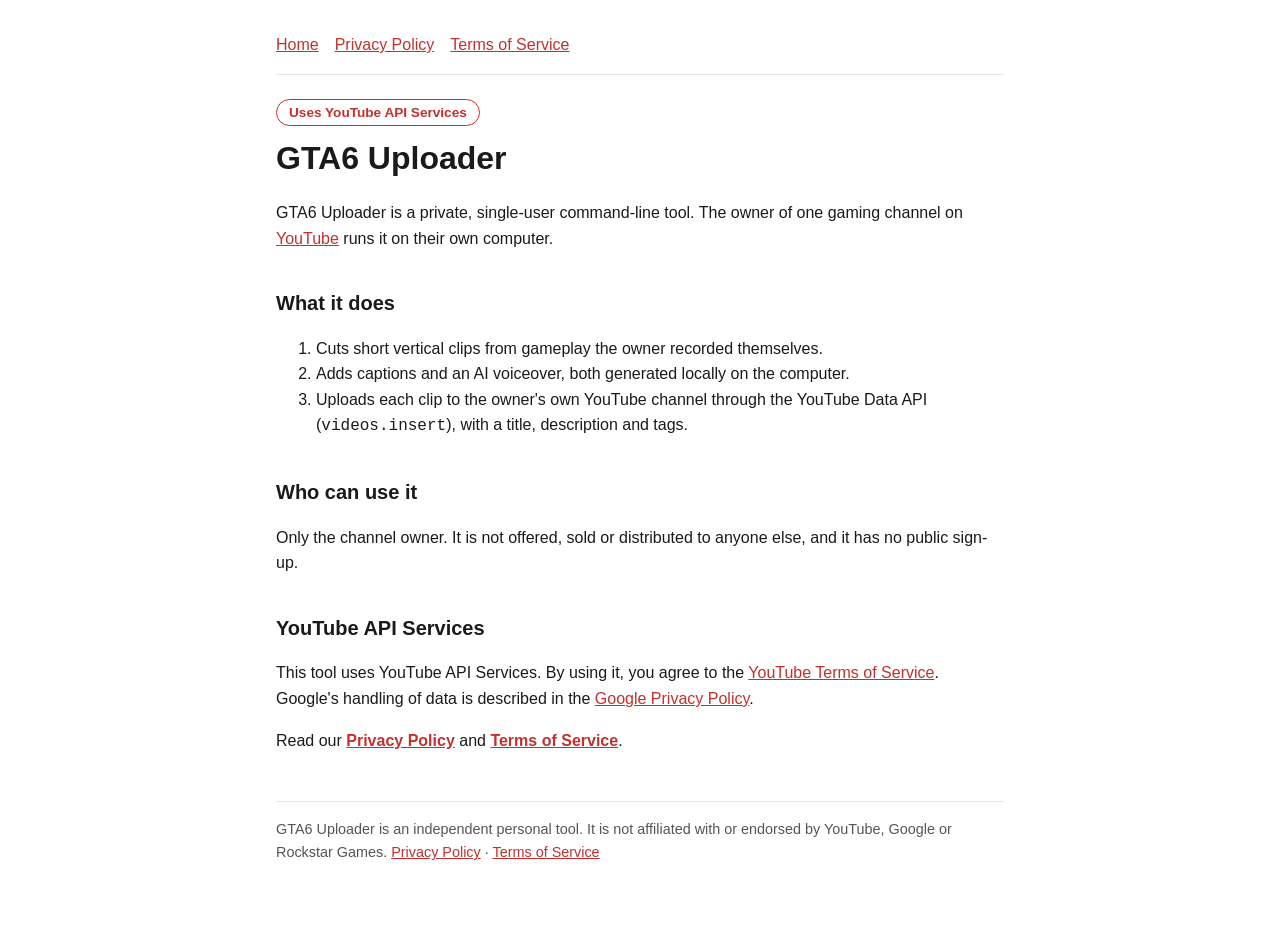
<file: index.html>
<!doctype html><html lang="en"><head><meta charset="utf-8"><meta name="viewport" content="width=device-width,initial-scale=1"><title>GTA6 Uploader</title><link rel="stylesheet" href="style.css"></head><body><main><nav><a href="./">Home</a><a href="privacy.html">Privacy Policy</a><a href="terms.html">Terms of Service</a></nav>
<span class="badge">Uses YouTube API Services</span>
<h1>GTA6 Uploader</h1>
<p>GTA6 Uploader is a private, single-user command-line tool. The owner of one gaming channel on <a href="https://www.youtube.com">YouTube</a> runs it on their own computer.</p>
<h2>What it does</h2>
<ol>
<li>Cuts short vertical clips from gameplay the owner recorded themselves.</li>
<li>Adds captions and an AI voiceover, both generated locally on the computer.</li>
<li>Uploads each clip to the owner's own YouTube channel through the YouTube Data API (<code>videos.insert</code>), with a title, description and tags.</li>
</ol>
<h2>Who can use it</h2>
<p>Only the channel owner. It is not offered, sold or distributed to anyone else, and it has no public sign-up.</p>
<h2>YouTube API Services</h2>
<p>This tool uses YouTube API Services. By using it, you agree to the <a href="https://www.youtube.com/t/terms">YouTube Terms of Service</a>. Google's handling of data is described in the <a href="https://policies.google.com/privacy">Google Privacy Policy</a>.</p>
<p>Read our <a href="privacy.html"><strong>Privacy Policy</strong></a> and <a href="terms.html"><strong>Terms of Service</strong></a>.</p>
<footer>GTA6 Uploader is an independent personal tool. It is not affiliated with or endorsed by YouTube, Google or Rockstar Games. <a href="privacy.html">Privacy Policy</a> · <a href="terms.html">Terms of Service</a></footer>
</main></body></html>
</file>
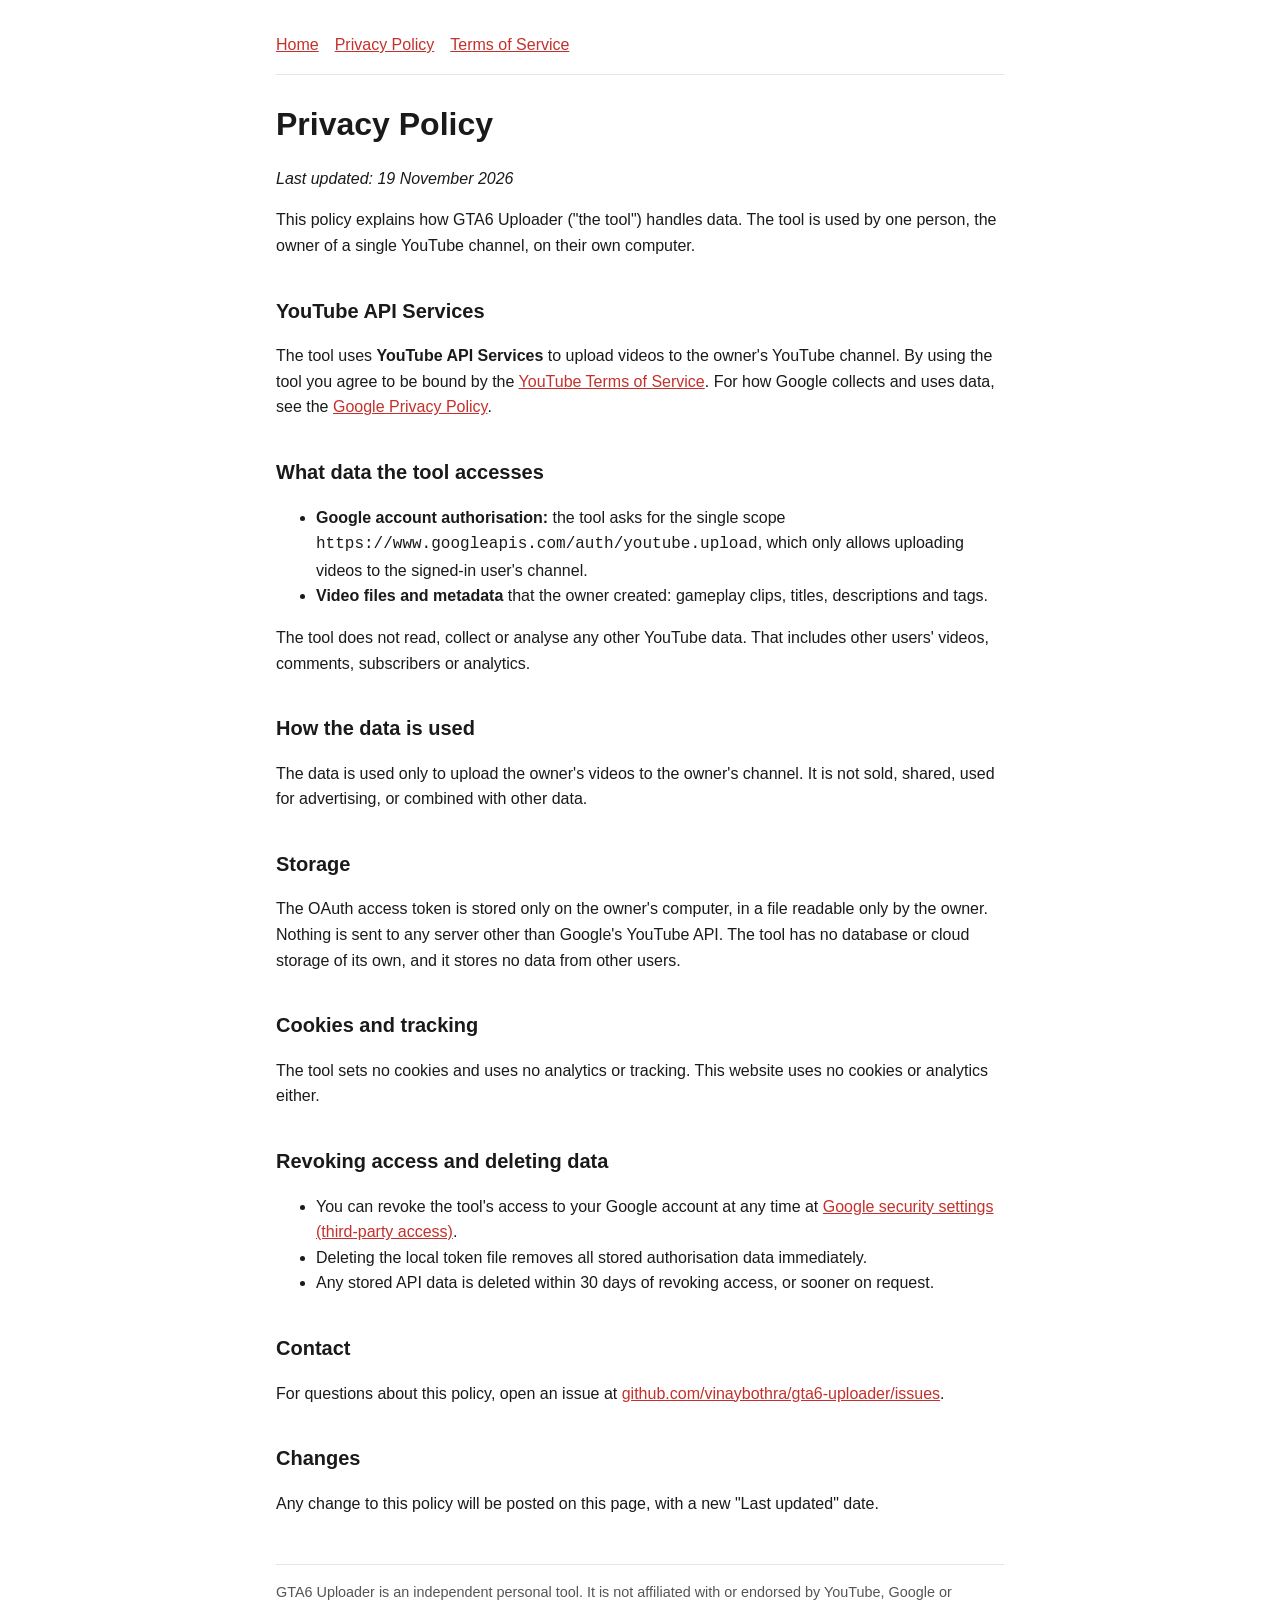
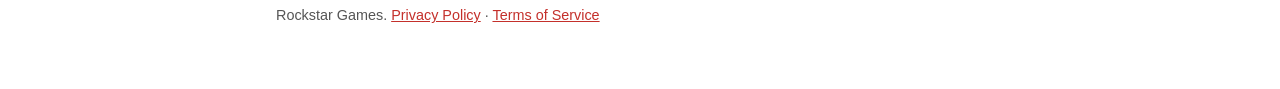
<file: privacy.html>
<!doctype html><html lang="en"><head><meta charset="utf-8"><meta name="viewport" content="width=device-width,initial-scale=1"><title>Privacy Policy – GTA6 Uploader</title><link rel="stylesheet" href="style.css"></head><body><main><nav><a href="./">Home</a><a href="privacy.html">Privacy Policy</a><a href="terms.html">Terms of Service</a></nav>
<h1>Privacy Policy</h1>
<p><em>Last updated: 19 November 2026</em></p>
<p>This policy explains how GTA6 Uploader ("the tool") handles data. The tool is used by one person, the owner of a single YouTube channel, on their own computer.</p>
<h2>YouTube API Services</h2>
<p>The tool uses <strong>YouTube API Services</strong> to upload videos to the owner's YouTube channel. By using the tool you agree to be bound by the <a href="https://www.youtube.com/t/terms">YouTube Terms of Service</a>. For how Google collects and uses data, see the <a href="https://policies.google.com/privacy">Google Privacy Policy</a>.</p>
<h2>What data the tool accesses</h2>
<ul>
<li><strong>Google account authorisation:</strong> the tool asks for the single scope <code>https://www.googleapis.com/auth/youtube.upload</code>, which only allows uploading videos to the signed-in user's channel.</li>
<li><strong>Video files and metadata</strong> that the owner created: gameplay clips, titles, descriptions and tags.</li>
</ul>
<p>The tool does not read, collect or analyse any other YouTube data. That includes other users' videos, comments, subscribers or analytics.</p>
<h2>How the data is used</h2>
<p>The data is used only to upload the owner's videos to the owner's channel. It is not sold, shared, used for advertising, or combined with other data.</p>
<h2>Storage</h2>
<p>The OAuth access token is stored only on the owner's computer, in a file readable only by the owner. Nothing is sent to any server other than Google's YouTube API. The tool has no database or cloud storage of its own, and it stores no data from other users.</p>
<h2>Cookies and tracking</h2>
<p>The tool sets no cookies and uses no analytics or tracking. This website uses no cookies or analytics either.</p>
<h2>Revoking access and deleting data</h2>
<ul>
<li>You can revoke the tool's access to your Google account at any time at <a href="https://myaccount.google.com/permissions">Google security settings (third-party access)</a>.</li>
<li>Deleting the local token file removes all stored authorisation data immediately.</li>
<li>Any stored API data is deleted within 30 days of revoking access, or sooner on request.</li>
</ul>
<h2>Contact</h2>
<p>For questions about this policy, open an issue at <a href="https://github.com/vinaybothra/gta6-uploader/issues">github.com/vinaybothra/gta6-uploader/issues</a>.</p>
<h2>Changes</h2>
<p>Any change to this policy will be posted on this page, with a new "Last updated" date.</p>
<footer>GTA6 Uploader is an independent personal tool. It is not affiliated with or endorsed by YouTube, Google or Rockstar Games. <a href="privacy.html">Privacy Policy</a> · <a href="terms.html">Terms of Service</a></footer>
</main></body></html>
</file>
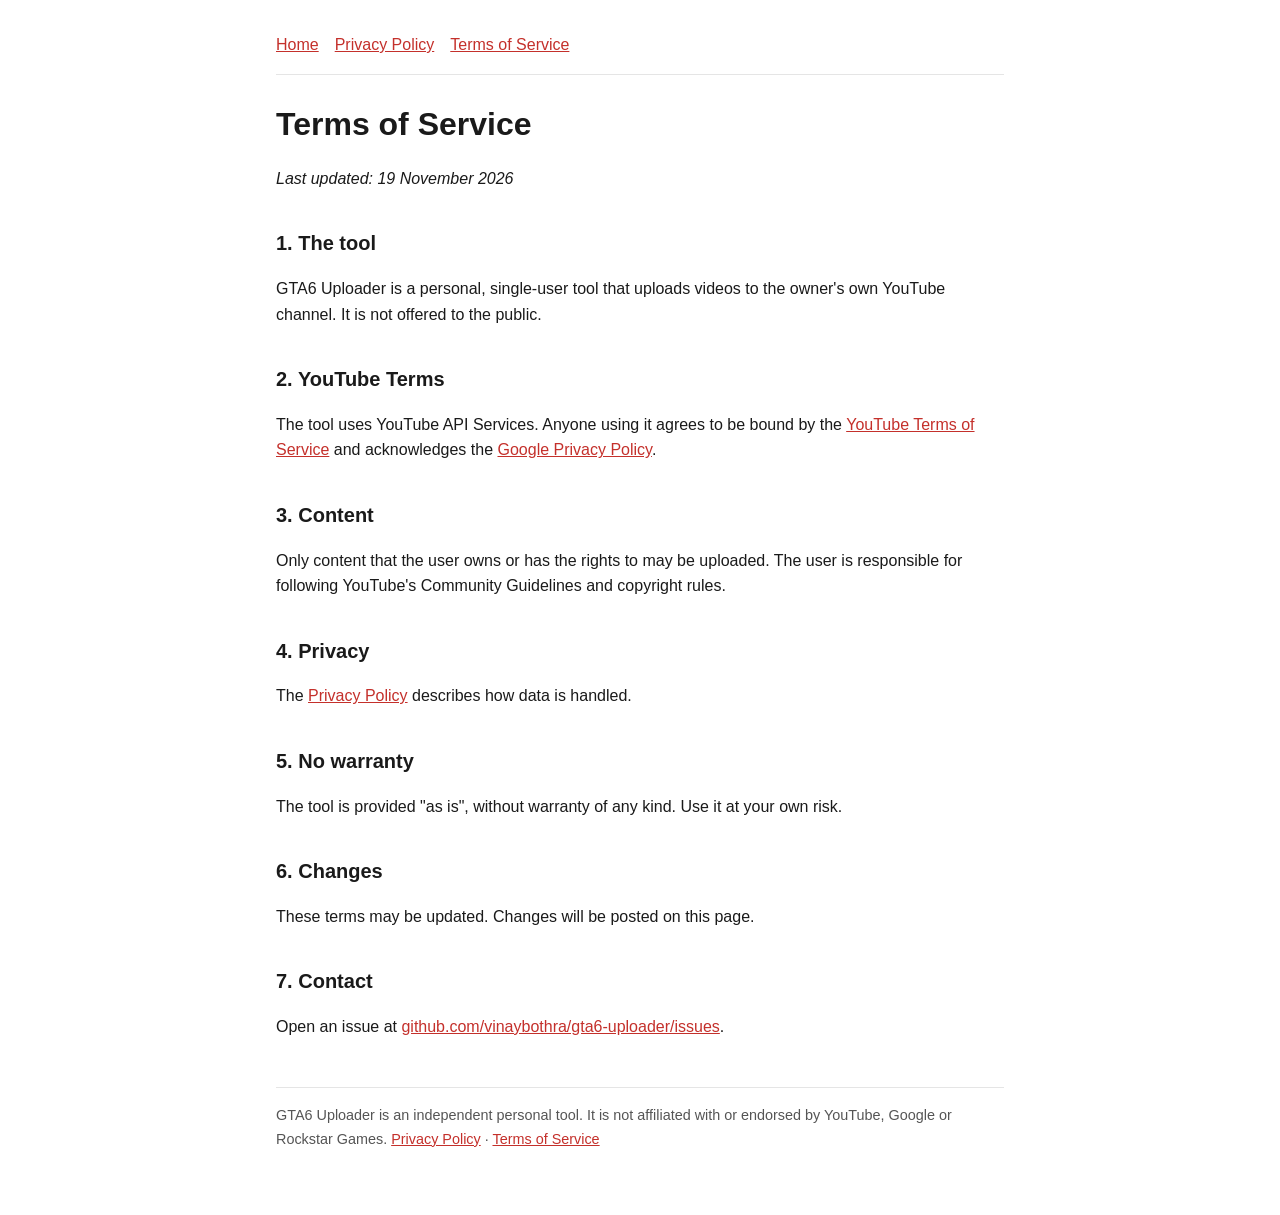
<file: terms.html>
<!doctype html><html lang="en"><head><meta charset="utf-8"><meta name="viewport" content="width=device-width,initial-scale=1"><title>Terms of Service – GTA6 Uploader</title><link rel="stylesheet" href="style.css"></head><body><main><nav><a href="./">Home</a><a href="privacy.html">Privacy Policy</a><a href="terms.html">Terms of Service</a></nav>
<h1>Terms of Service</h1>
<p><em>Last updated: 19 November 2026</em></p>
<h2>1. The tool</h2>
<p>GTA6 Uploader is a personal, single-user tool that uploads videos to the owner's own YouTube channel. It is not offered to the public.</p>
<h2>2. YouTube Terms</h2>
<p>The tool uses YouTube API Services. Anyone using it agrees to be bound by the <a href="https://www.youtube.com/t/terms">YouTube Terms of Service</a> and acknowledges the <a href="https://policies.google.com/privacy">Google Privacy Policy</a>.</p>
<h2>3. Content</h2>
<p>Only content that the user owns or has the rights to may be uploaded. The user is responsible for following YouTube's Community Guidelines and copyright rules.</p>
<h2>4. Privacy</h2>
<p>The <a href="privacy.html">Privacy Policy</a> describes how data is handled.</p>
<h2>5. No warranty</h2>
<p>The tool is provided "as is", without warranty of any kind. Use it at your own risk.</p>
<h2>6. Changes</h2>
<p>These terms may be updated. Changes will be posted on this page.</p>
<h2>7. Contact</h2>
<p>Open an issue at <a href="https://github.com/vinaybothra/gta6-uploader/issues">github.com/vinaybothra/gta6-uploader/issues</a>.</p>
<footer>GTA6 Uploader is an independent personal tool. It is not affiliated with or endorsed by YouTube, Google or Rockstar Games. <a href="privacy.html">Privacy Policy</a> · <a href="terms.html">Terms of Service</a></footer>
</main></body></html>
</file>
<file: style.css>
:root{--bg:#fff;--fg:#1a1a1a;--muted:#555;--accent:#c4302b;--line:#e5e5e5}
@media (prefers-color-scheme:dark){:root{--bg:#121212;--fg:#eee;--muted:#aaa;--line:#333}}
*{box-sizing:border-box}body{margin:0;background:var(--bg);color:var(--fg);font:16px/1.6 -apple-system,BlinkMacSystemFont,"Segoe UI",Roboto,sans-serif}
main{max-width:760px;margin:0 auto;padding:32px 16px 64px}h1{font-size:2rem;margin:.2em 0}h2{margin-top:1.8em;font-size:1.25rem}
a{color:var(--accent)}nav{display:flex;gap:16px;flex-wrap:wrap;padding-bottom:16px;border-bottom:1px solid var(--line);margin-bottom:24px}
.badge{display:inline-block;border:1px solid var(--accent);color:var(--accent);border-radius:999px;padding:2px 12px;font-size:.85rem;font-weight:600}
footer{margin-top:48px;padding-top:16px;border-top:1px solid var(--line);color:var(--muted);font-size:.9rem}
</file>
